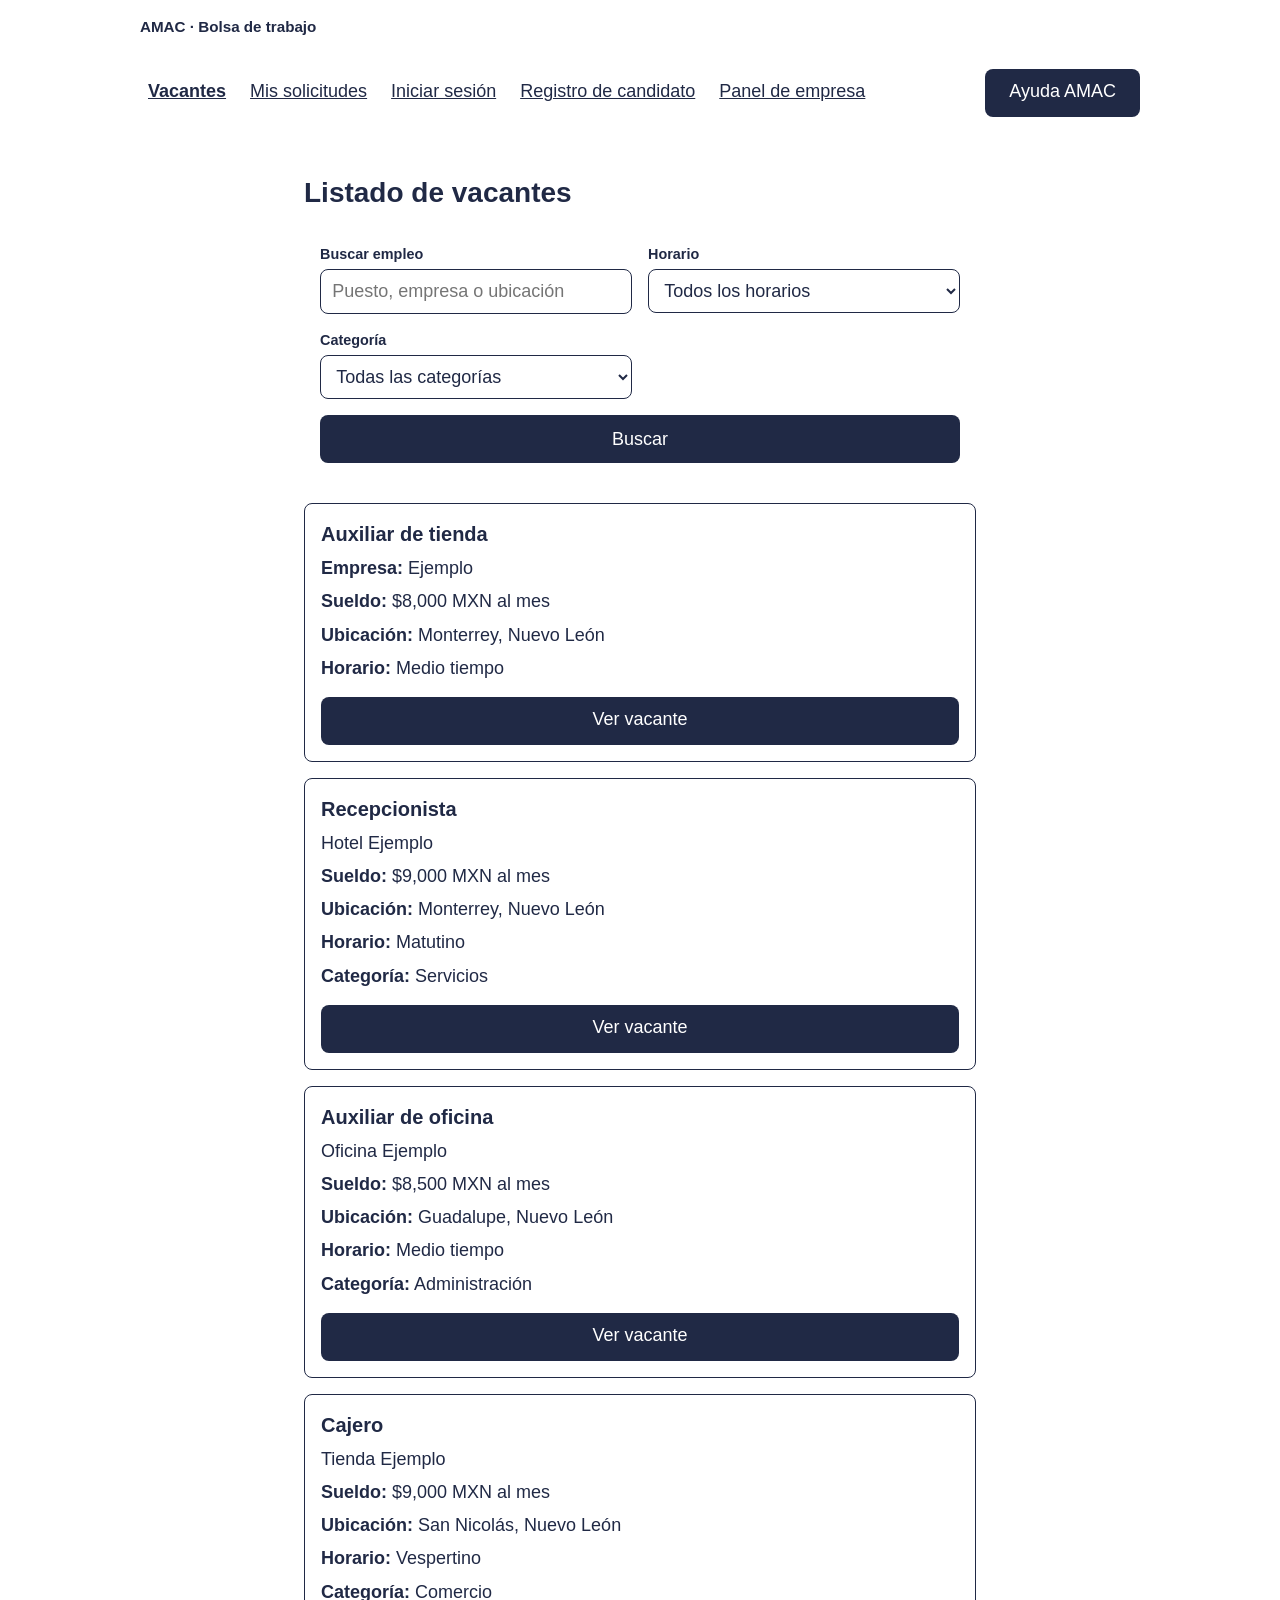
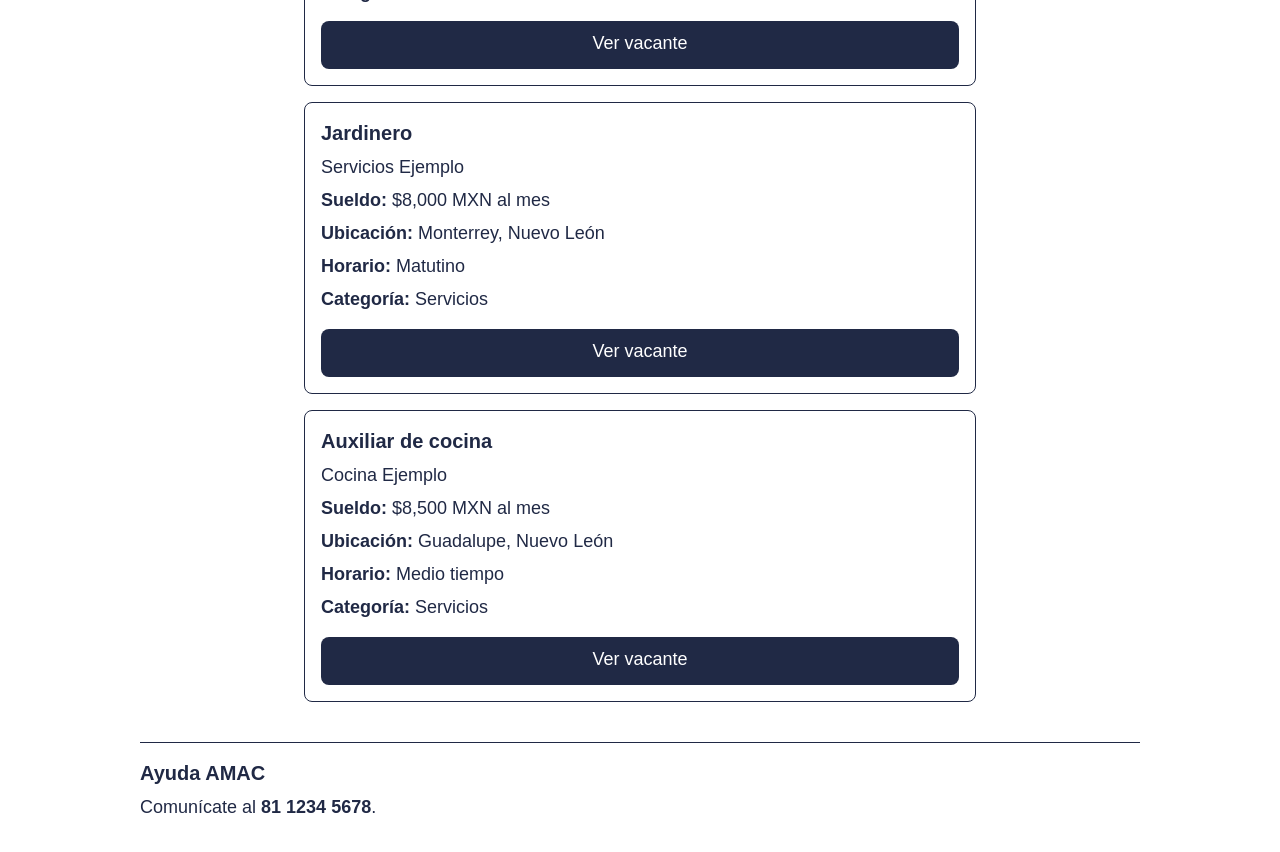
<file: index.html>
<!DOCTYPE html>
<html lang="es">
<head>
  <meta charset="UTF-8">
  <meta name="viewport" content="width=device-width, initial-scale=1.0">
  <title>Listado de vacantes | AMAC</title>
  <link rel="stylesheet" href="css/variables.css">
  <link rel="stylesheet" href="css/base.css">
  <link rel="stylesheet" href="css/layout.css">
  <link rel="stylesheet" href="css/componentes.css">
</head>
<body>
  <a class="saltar-contenido" href="#principal">Saltar al contenido</a>
  <header class="encabezado contenedor">
    <p class="nombre-sitio">AMAC · Bolsa de trabajo</p>
    <nav aria-label="Navegación principal">
      <a href="index.html" aria-current="page">Vacantes</a>
      <a href="mis-solicitudes.html">Mis solicitudes</a>
      <a href="login.html">Iniciar sesión</a>
      <a href="registro-candidato.html">Registro de candidato</a>
      <a href="empresa-vacantes.html">Panel de empresa</a>
    </nav>
    <a class="boton" href="#ayuda">Ayuda AMAC</a>
  </header>
  <main id="principal" class="contenedor" tabindex="-1">
    <section class="panel">
      <h1>Listado de vacantes</h1>
      <form class="filtros" role="search">
        <div>
          <label for="busqueda">Buscar empleo</label>
          <input id="busqueda" name="busqueda" type="search" placeholder="Puesto, empresa o ubicación">
        </div>
        <div>
          <label for="horario">Horario</label>
          <select id="horario" name="horario">
            <option>Todos los horarios</option>
            <option>Tiempo completo</option>
            <option>Medio tiempo</option>
          </select>
        </div>
        <div>
          <label for="categoria">Categoría</label>
          <select id="categoria" name="categoria">
            <option>Todas las categorías</option>
            <option>Atención a clientes</option>
            <option>Ventas</option>
          </select>
        </div>
        <button class="boton campo-completo" type="submit">Buscar</button>
      </form>
      <div class="vacantes">
        <article class="tarjeta">
          <h2>Auxiliar de tienda</h2>
          <p><strong>Empresa:</strong> Ejemplo</p>
          <p><strong>Sueldo:</strong> $8,000 MXN al mes</p>
          <p><strong>Ubicación:</strong> Monterrey, Nuevo León</p>
          <p><strong>Horario:</strong> Medio tiempo</p>
          <a class="boton" href="vacante.html#auxiliar-tienda">Ver vacante</a>
        </article>
        <article class="tarjeta">
          <h2>Recepcionista</h2>
          <p>Hotel Ejemplo</p>
          <p><strong>Sueldo:</strong> $9,000 MXN al mes</p>
          <p><strong>Ubicación:</strong> Monterrey, Nuevo León</p>
          <p><strong>Horario:</strong> Matutino</p>
          <p><strong>Categoría:</strong> Servicios</p>
          <a class="boton" href="vacante.html#recepcionista">Ver vacante</a>
        </article>
        <article class="tarjeta">
          <h2>Auxiliar de oficina</h2>
          <p>Oficina Ejemplo</p>
          <p><strong>Sueldo:</strong> $8,500 MXN al mes</p>
          <p><strong>Ubicación:</strong> Guadalupe, Nuevo León</p>
          <p><strong>Horario:</strong> Medio tiempo</p>
          <p><strong>Categoría:</strong> Administración</p>
          <a class="boton" href="vacante.html#auxiliar-oficina">Ver vacante</a>
        </article>
        <article class="tarjeta">
          <h2>Cajero</h2>
          <p>Tienda Ejemplo</p>
          <p><strong>Sueldo:</strong> $9,000 MXN al mes</p>
          <p><strong>Ubicación:</strong> San Nicolás, Nuevo León</p>
          <p><strong>Horario:</strong> Vespertino</p>
          <p><strong>Categoría:</strong> Comercio</p>
          <a class="boton" href="vacante.html#cajero">Ver vacante</a>
        </article>
        <article class="tarjeta">
          <h2>Jardinero</h2>
          <p>Servicios Ejemplo</p>
          <p><strong>Sueldo:</strong> $8,000 MXN al mes</p>
          <p><strong>Ubicación:</strong> Monterrey, Nuevo León</p>
          <p><strong>Horario:</strong> Matutino</p>
          <p><strong>Categoría:</strong> Servicios</p>
          <a class="boton" href="vacante.html#jardinero">Ver vacante</a>
        </article>
        <article class="tarjeta">
          <h2>Auxiliar de cocina</h2>
          <p>Cocina Ejemplo</p>
          <p><strong>Sueldo:</strong> $8,500 MXN al mes</p>
          <p><strong>Ubicación:</strong> Guadalupe, Nuevo León</p>
          <p><strong>Horario:</strong> Medio tiempo</p>
          <p><strong>Categoría:</strong> Servicios</p>
          <a class="boton" href="vacante.html#auxiliar-cocina">Ver vacante</a>
        </article>
      </div>
    </section>
  </main>
  <footer class="pie contenedor" id="ayuda"><h2>Ayuda AMAC</h2><p>Comunícate al <strong>81 1234 5678</strong>.</p></footer>
</body>
</html>
</file>
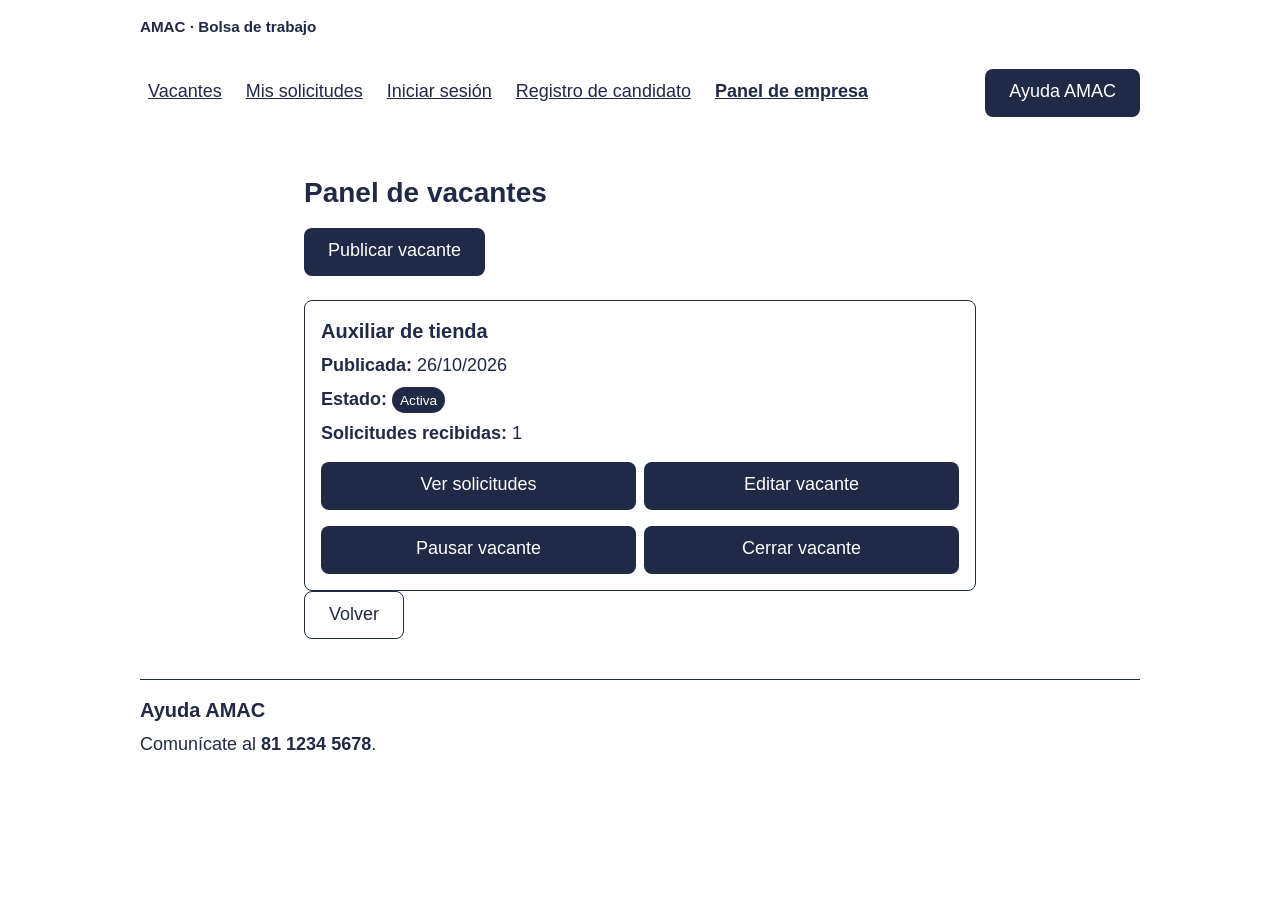
<file: empresa-vacantes.html>
<!DOCTYPE html>
<html lang="es">
<head>
  <meta charset="UTF-8"><meta name="viewport" content="width=device-width, initial-scale=1.0">
  <title>Panel de vacantes | AMAC</title>
  <link rel="stylesheet" href="css/variables.css"><link rel="stylesheet" href="css/base.css"><link rel="stylesheet" href="css/layout.css"><link rel="stylesheet" href="css/componentes.css">
</head>
<body>
  <a class="saltar-contenido" href="#principal">Saltar al contenido</a>
  <header class="encabezado contenedor"><p class="nombre-sitio">AMAC · Bolsa de trabajo</p><nav aria-label="Navegación principal"><a href="index.html">Vacantes</a><a href="mis-solicitudes.html">Mis solicitudes</a><a href="login.html">Iniciar sesión</a><a href="registro-candidato.html">Registro de candidato</a><a href="empresa-vacantes.html" aria-current="page">Panel de empresa</a></nav><a class="boton" href="#ayuda">Ayuda AMAC</a></header>
  <main id="principal" class="contenedor" tabindex="-1"><section class="panel"><h1>Panel de vacantes</h1><a class="boton" href="#publicar">Publicar vacante</a><div class="vacantes"><article class="tarjeta"><h2>Auxiliar de tienda</h2><p><strong>Publicada:</strong> 26/10/2026</p><p><strong>Estado:</strong> <span class="estado estado-aceptada">Activa</span></p><p><strong>Solicitudes recibidas:</strong> 1</p><div class="acciones"><a class="boton" href="solicitudes-recibidas.html">Ver solicitudes</a><a class="boton" href="#editar">Editar vacante</a><a class="boton" href="#pausar">Pausar vacante</a><a class="boton boton-peligro" href="#cerrar">Cerrar vacante</a></div></article></div><a class="boton boton-secundario" href="index.html">Volver</a></section></main>
  <footer class="pie contenedor" id="ayuda"><h2>Ayuda AMAC</h2><p>Comunícate al <strong>81 1234 5678</strong>.</p></footer>
</body>
</html>
</file>
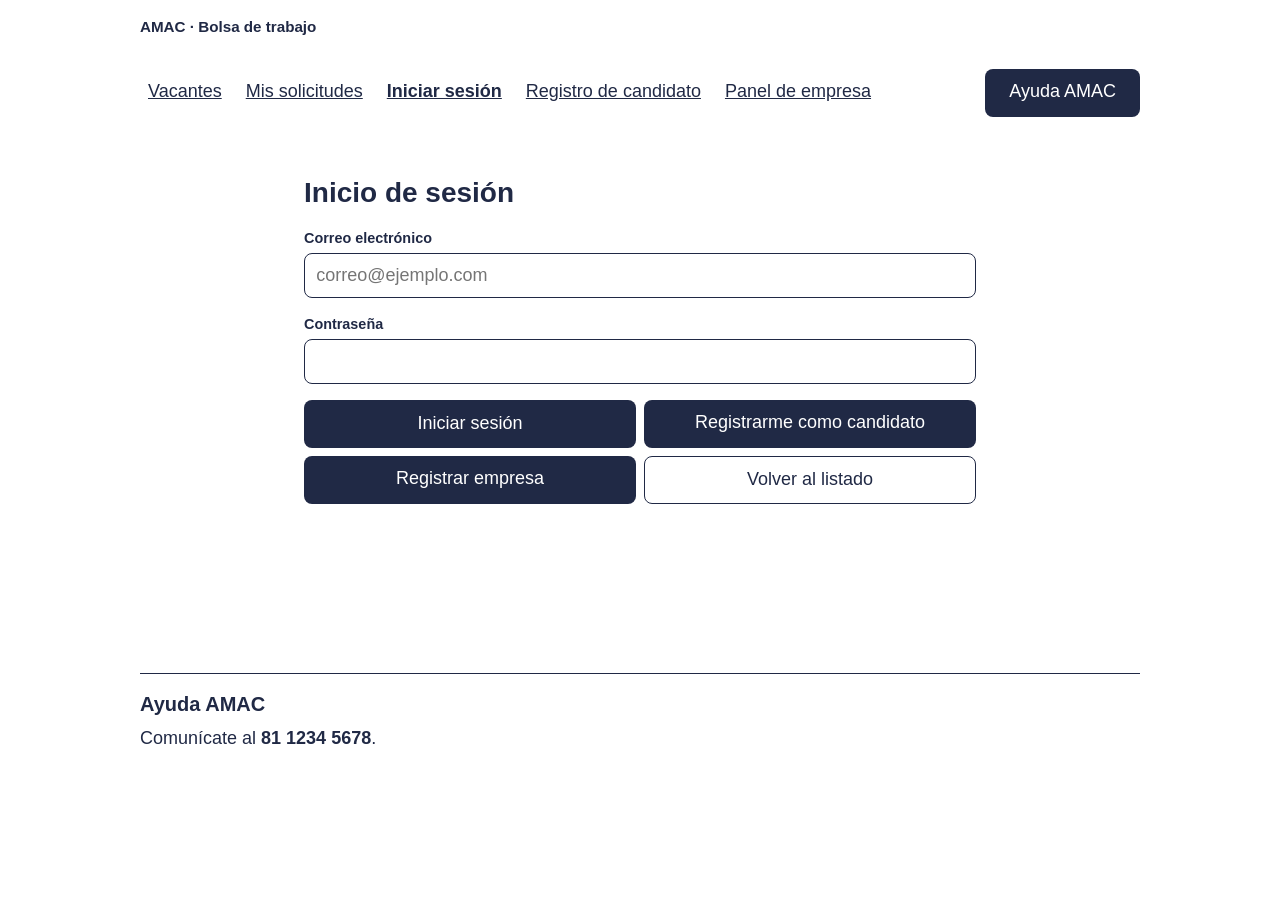
<file: login.html>
<!DOCTYPE html>
<html lang="es">
<head>
  <meta charset="UTF-8"><meta name="viewport" content="width=device-width, initial-scale=1.0">
  <title>Inicio de sesión | AMAC</title>
  <link rel="stylesheet" href="css/variables.css"><link rel="stylesheet" href="css/base.css"><link rel="stylesheet" href="css/layout.css"><link rel="stylesheet" href="css/componentes.css">
</head>
<body>
  <a class="saltar-contenido" href="#principal">Saltar al contenido</a>
  <header class="encabezado contenedor"><p class="nombre-sitio">AMAC · Bolsa de trabajo</p><nav aria-label="Navegación principal"><a href="index.html">Vacantes</a><a href="mis-solicitudes.html">Mis solicitudes</a><a href="login.html" aria-current="page">Iniciar sesión</a><a href="registro-candidato.html">Registro de candidato</a><a href="empresa-vacantes.html">Panel de empresa</a></nav><a class="boton" href="#ayuda">Ayuda AMAC</a></header>
  <main id="principal" class="contenedor" tabindex="-1">
    <section class="panel">
      <h1>Inicio de sesión</h1>
      <form class="formulario">
        <div><label for="correo">Correo electrónico</label><input id="correo" name="correo" type="email" placeholder="correo@ejemplo.com" autocomplete="email" required></div>
        <div><label for="contrasena">Contraseña</label><input id="contrasena" name="contrasena" type="password" autocomplete="current-password" required></div>
        <div class="acciones"><button class="boton" type="submit">Iniciar sesión</button><a class="boton" href="registro-candidato.html">Registrarme como candidato</a><a class="boton" href="registro-empresa.html">Registrar empresa</a><a class="boton boton-secundario" href="index.html">Volver al listado</a></div>
      </form>
    </section>
  </main>
  <footer class="pie contenedor" id="ayuda"><h2>Ayuda AMAC</h2><p>Comunícate al <strong>81 1234 5678</strong>.</p></footer>
</body>
</html>
</file>
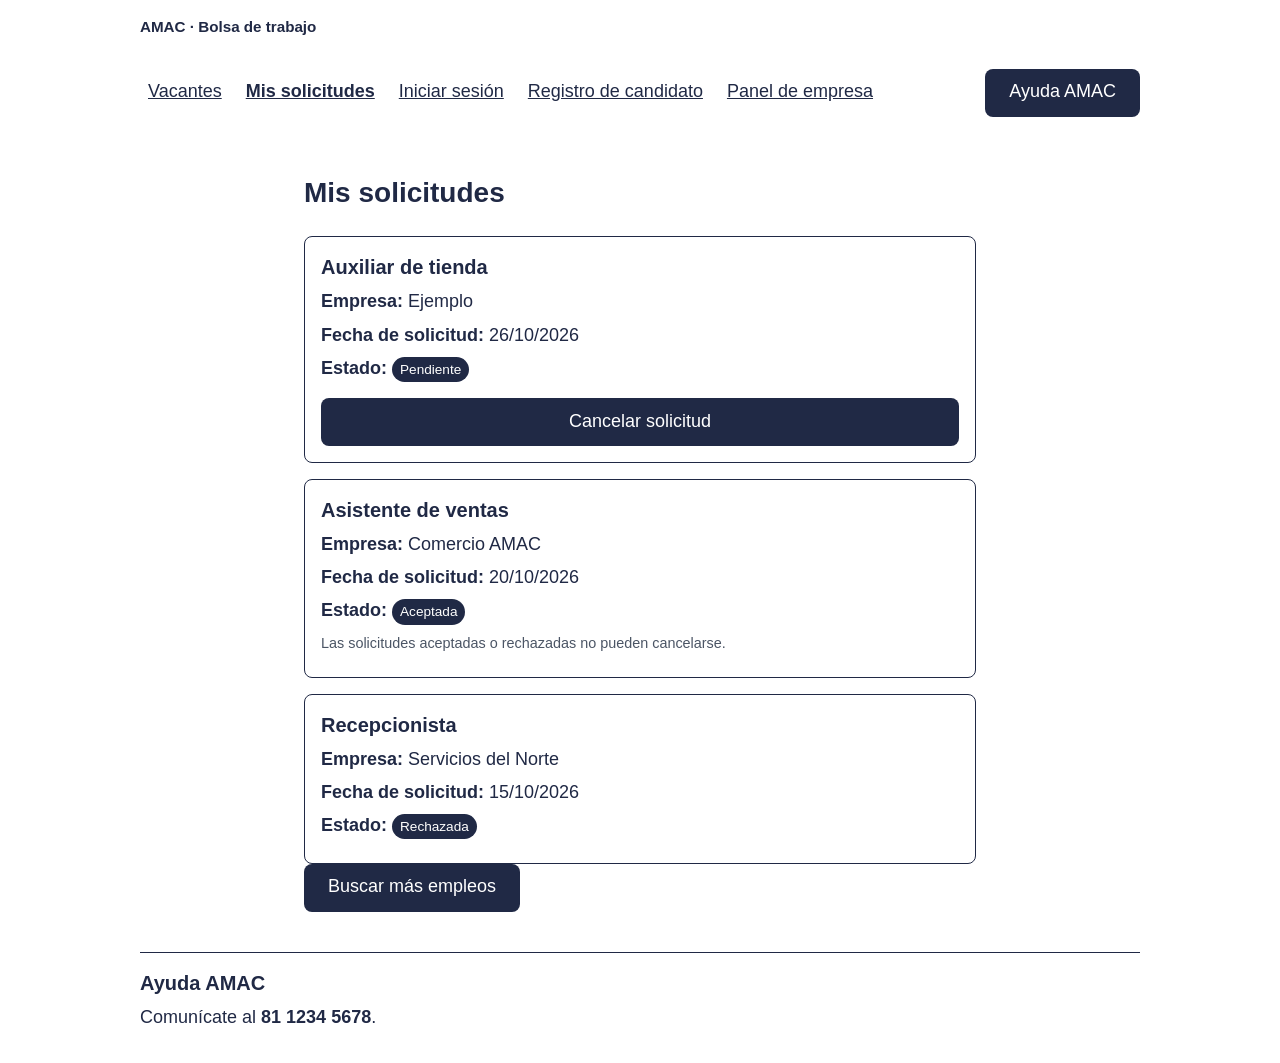
<file: mis-solicitudes.html>
<!DOCTYPE html>
<html lang="es">
<head>
  <meta charset="UTF-8"><meta name="viewport" content="width=device-width, initial-scale=1.0">
  <title>Mis solicitudes | AMAC</title>
  <link rel="stylesheet" href="css/variables.css"><link rel="stylesheet" href="css/base.css"><link rel="stylesheet" href="css/layout.css"><link rel="stylesheet" href="css/componentes.css">
</head>
<body>
  <a class="saltar-contenido" href="#principal">Saltar al contenido</a>
  <header class="encabezado contenedor"><p class="nombre-sitio">AMAC · Bolsa de trabajo</p><nav aria-label="Navegación principal"><a href="index.html">Vacantes</a><a href="mis-solicitudes.html" aria-current="page">Mis solicitudes</a><a href="login.html">Iniciar sesión</a><a href="registro-candidato.html">Registro de candidato</a><a href="empresa-vacantes.html">Panel de empresa</a></nav><a class="boton" href="#ayuda">Ayuda AMAC</a></header>
  <main id="principal" class="contenedor" tabindex="-1"><section class="panel"><h1>Mis solicitudes</h1><div class="solicitudes">
    <article class="tarjeta"><h2>Auxiliar de tienda</h2><p><strong>Empresa:</strong> Ejemplo</p><p><strong>Fecha de solicitud:</strong> 26/10/2026</p><p><strong>Estado:</strong> <span class="estado">Pendiente</span></p><button class="boton boton-peligro" type="button">Cancelar solicitud</button></article>
    <article class="tarjeta"><h2>Asistente de ventas</h2><p><strong>Empresa:</strong> Comercio AMAC</p><p><strong>Fecha de solicitud:</strong> 20/10/2026</p><p><strong>Estado:</strong> <span class="estado estado-aceptada">Aceptada</span></p><p class="texto-ayuda">Las solicitudes aceptadas o rechazadas no pueden cancelarse.</p></article>
    <article class="tarjeta"><h2>Recepcionista</h2><p><strong>Empresa:</strong> Servicios del Norte</p><p><strong>Fecha de solicitud:</strong> 15/10/2026</p><p><strong>Estado:</strong> <span class="estado estado-rechazada">Rechazada</span></p></article>
  </div><a class="boton" href="index.html">Buscar más empleos</a></section></main>
  <footer class="pie contenedor" id="ayuda"><h2>Ayuda AMAC</h2><p>Comunícate al <strong>81 1234 5678</strong>.</p></footer>
</body>
</html>
</file>
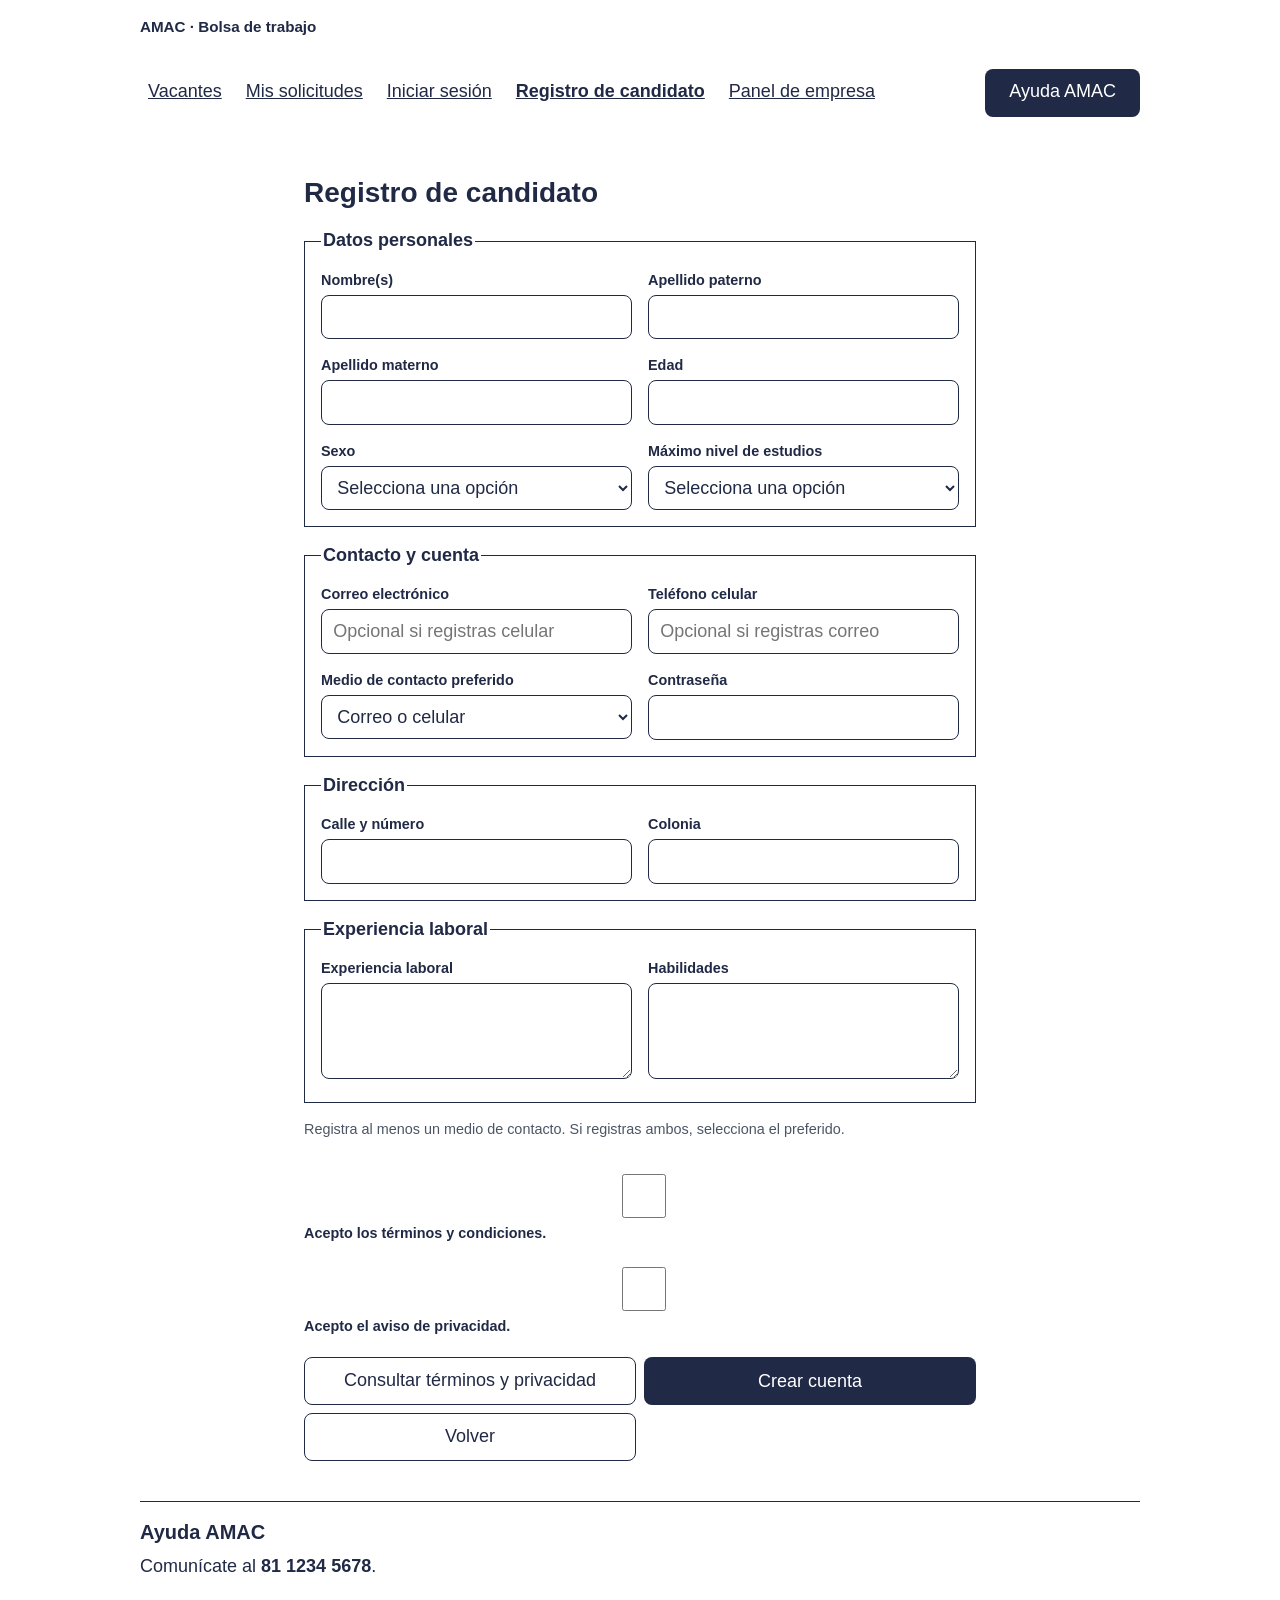
<file: registro-candidato.html>
<!DOCTYPE html>
<html lang="es">
<head>
  <meta charset="UTF-8"><meta name="viewport" content="width=device-width, initial-scale=1.0">
  <title>Registro de candidato | AMAC</title>
  <link rel="stylesheet" href="css/variables.css"><link rel="stylesheet" href="css/base.css"><link rel="stylesheet" href="css/layout.css"><link rel="stylesheet" href="css/componentes.css">
</head>
<body>
  <a class="saltar-contenido" href="#principal">Saltar al contenido</a>
  <header class="encabezado contenedor"><p class="nombre-sitio">AMAC · Bolsa de trabajo</p><nav aria-label="Navegación principal"><a href="index.html">Vacantes</a><a href="mis-solicitudes.html">Mis solicitudes</a><a href="login.html">Iniciar sesión</a><a href="registro-candidato.html" aria-current="page">Registro de candidato</a><a href="empresa-vacantes.html">Panel de empresa</a></nav><a class="boton" href="#ayuda">Ayuda AMAC</a></header>
  <main id="principal" class="contenedor" tabindex="-1"><section class="panel"><h1>Registro de candidato</h1>
    <form class="formulario">
      <fieldset>
        <legend>Datos personales</legend>
        <div class="grupo-campos"><div><label for="nombre">Nombre(s)</label><input id="nombre" name="nombre" required></div><div><label for="apellido-paterno">Apellido paterno</label><input id="apellido-paterno" name="apellido-paterno" required></div><div><label for="apellido-materno">Apellido materno</label><input id="apellido-materno" name="apellido-materno"></div><div><label for="edad">Edad</label><input id="edad" name="edad" type="number" min="16" max="99" required></div><div><label for="sexo">Sexo</label><select id="sexo" name="sexo" required><option value="">Selecciona una opción</option><option>Femenino</option><option>Masculino</option><option>Prefiero no decirlo</option></select></div><div><label for="estudios">Máximo nivel de estudios</label><select id="estudios" name="estudios" required><option value="">Selecciona una opción</option><option>Secundaria</option><option>Preparatoria</option><option>Universidad</option></select></div></div>
      </fieldset>
      <fieldset>
        <legend>Contacto y cuenta</legend>
        <div class="grupo-campos"><div><label for="correo">Correo electrónico</label><input id="correo" name="correo" type="email" placeholder="Opcional si registras celular"></div><div><label for="telefono">Teléfono celular</label><input id="telefono" name="telefono" type="tel" placeholder="Opcional si registras correo"></div><div><label for="contacto">Medio de contacto preferido</label><select id="contacto" name="contacto" required><option value="">Correo o celular</option><option>Correo electrónico</option><option>Teléfono celular</option></select></div><div><label for="contrasena">Contraseña</label><input id="contrasena" name="contrasena" type="password" minlength="8" required></div></div>
      </fieldset>
      <fieldset>
        <legend>Dirección</legend>
        <div class="grupo-campos"><div><label for="calle">Calle y número</label><input id="calle" name="calle" required></div><div><label for="colonia">Colonia</label><input id="colonia" name="colonia" required></div></div>
      </fieldset>
      <fieldset>
        <legend>Experiencia laboral</legend>
        <div class="grupo-campos"><div><label for="experiencia">Experiencia laboral</label><textarea id="experiencia" name="experiencia"></textarea></div><div><label for="habilidades">Habilidades</label><textarea id="habilidades" name="habilidades"></textarea></div></div>
      </fieldset>
      <p class="texto-ayuda">Registra al menos un medio de contacto. Si registras ambos, selecciona el preferido.</p>
      <label for="acepta-terminos"><input type="checkbox" id="acepta-terminos" required> Acepto los términos y condiciones.</label><label for="acepta-privacidad"><input type="checkbox" id="acepta-privacidad" required> Acepto el aviso de privacidad.</label>
      <div class="acciones"><a class="boton boton-secundario" href="#terminos">Consultar términos y privacidad</a><button class="boton" type="submit">Crear cuenta</button><a class="boton boton-secundario" href="index.html">Volver</a></div>
    </form>
  </section></main>
  <footer class="pie contenedor" id="ayuda"><h2>Ayuda AMAC</h2><p>Comunícate al <strong>81 1234 5678</strong>.</p></footer>
</body>
</html>
</file>
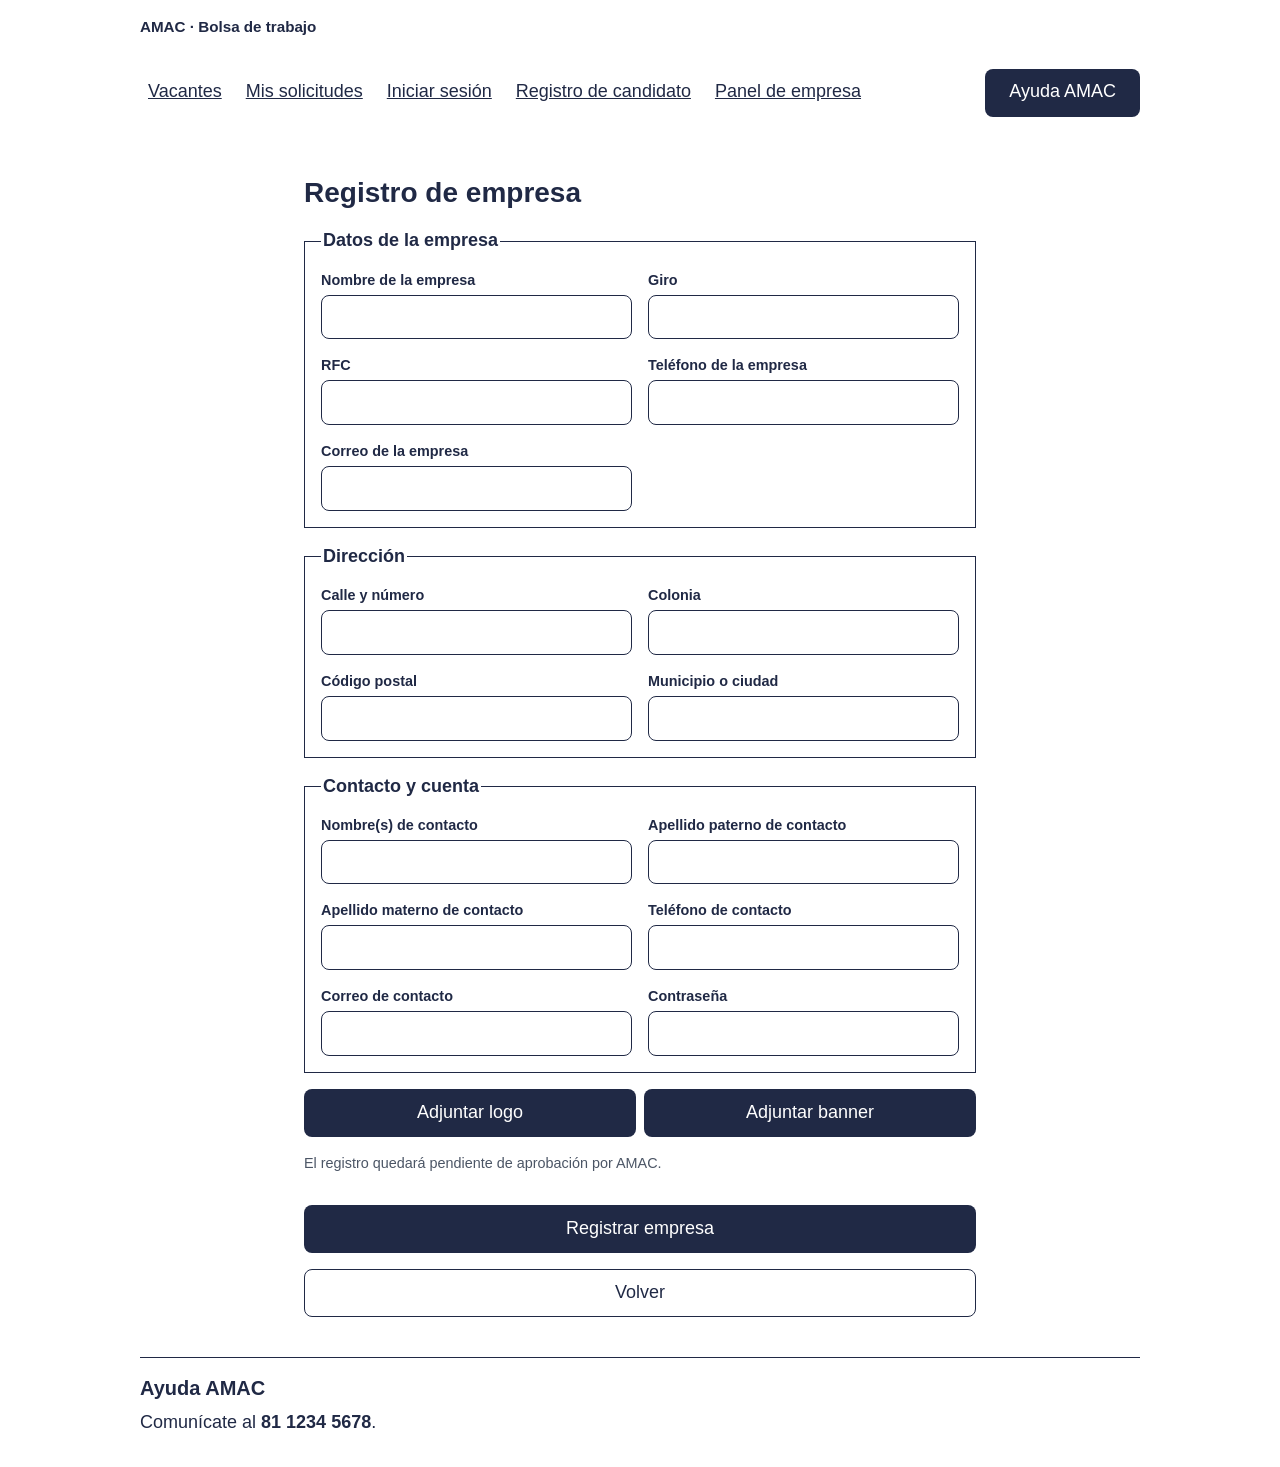
<file: registro-empresa.html>
<!DOCTYPE html>
<html lang="es">
<head>
  <meta charset="UTF-8"><meta name="viewport" content="width=device-width, initial-scale=1.0">
  <title>Registro de empresa | AMAC</title>
  <link rel="stylesheet" href="css/variables.css"><link rel="stylesheet" href="css/base.css"><link rel="stylesheet" href="css/layout.css"><link rel="stylesheet" href="css/componentes.css">
</head>
<body>
  <a class="saltar-contenido" href="#principal">Saltar al contenido</a>
  <header class="encabezado contenedor"><p class="nombre-sitio">AMAC · Bolsa de trabajo</p><nav aria-label="Navegación principal"><a href="index.html">Vacantes</a><a href="mis-solicitudes.html">Mis solicitudes</a><a href="login.html">Iniciar sesión</a><a href="registro-candidato.html">Registro de candidato</a><a href="empresa-vacantes.html">Panel de empresa</a></nav><a class="boton" href="#ayuda">Ayuda AMAC</a></header>
  <main id="principal" class="contenedor" tabindex="-1"><section class="panel"><h1>Registro de empresa</h1><form class="formulario">
      <fieldset>
        <legend>Datos de la empresa</legend>
        <div class="grupo-campos"><div><label for="empresa">Nombre de la empresa</label><input id="empresa" name="empresa" required></div><div><label for="giro">Giro</label><input id="giro" name="giro" required></div><div><label for="rfc">RFC</label><input id="rfc" name="rfc" required></div><div><label for="telefono">Teléfono de la empresa</label><input id="telefono" name="telefono" type="tel" required></div><div><label for="correo">Correo de la empresa</label><input id="correo" name="correo" type="email" required></div></div>
      </fieldset>
      <fieldset>
        <legend>Dirección</legend>
        <div class="grupo-campos"><div><label for="calle">Calle y número</label><input id="calle" name="calle" required></div><div><label for="colonia">Colonia</label><input id="colonia" name="colonia" required></div><div><label for="codigo-postal">Código postal</label><input id="codigo-postal" name="codigo-postal" inputmode="numeric" pattern="[0-9]{5}" required></div><div><label for="municipio">Municipio o ciudad</label><input id="municipio" name="municipio" required></div></div>
      </fieldset>
      <fieldset>
        <legend>Contacto y cuenta</legend>
        <div class="grupo-campos"><div><label for="nombre-contacto">Nombre(s) de contacto</label><input id="nombre-contacto" name="nombre-contacto" required></div><div><label for="apellido-paterno">Apellido paterno de contacto</label><input id="apellido-paterno" name="apellido-paterno" required></div><div><label for="apellido-materno">Apellido materno de contacto</label><input id="apellido-materno" name="apellido-materno"></div><div><label for="telefono-contacto">Teléfono de contacto</label><input id="telefono-contacto" name="telefono-contacto" type="tel" required></div><div><label for="correo-contacto">Correo de contacto</label><input id="correo-contacto" name="correo-contacto" type="email" required></div><div><label for="contrasena">Contraseña</label><input id="contrasena" name="contrasena" type="password" minlength="8" required></div></div>
      </fieldset>
      <div class="acciones"><button class="boton" type="button">Adjuntar logo</button><button class="boton" type="button">Adjuntar banner</button></div><p class="texto-ayuda">El registro quedará pendiente de aprobación por AMAC.</p><button class="boton" type="submit">Registrar empresa</button><a class="boton boton-secundario" href="login.html">Volver</a></form></section></main>
  <footer class="pie contenedor" id="ayuda"><h2>Ayuda AMAC</h2><p>Comunícate al <strong>81 1234 5678</strong>.</p></footer>
</body>
</html>
</file>
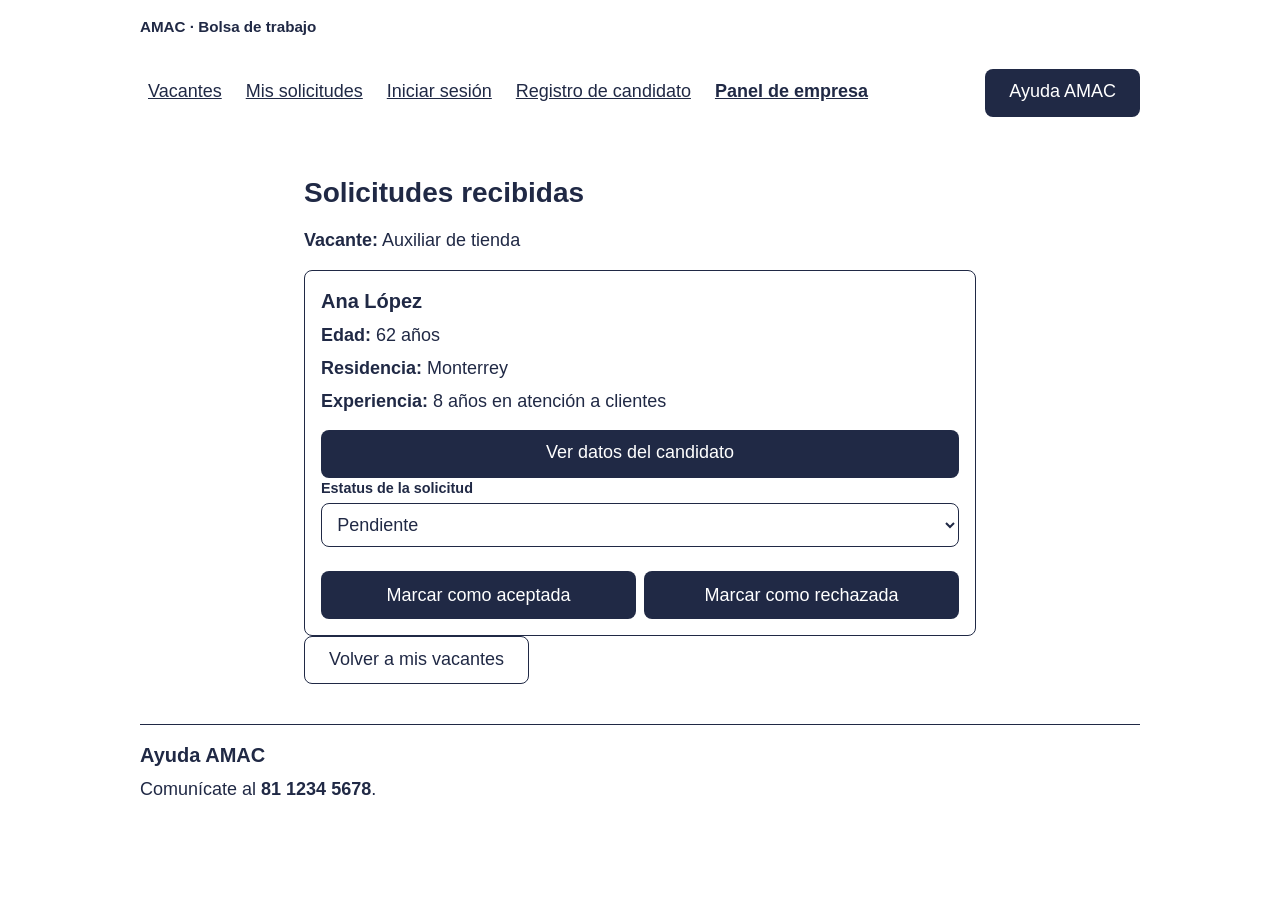
<file: solicitudes-recibidas.html>
<!DOCTYPE html>
<html lang="es">
<head>
  <meta charset="UTF-8"><meta name="viewport" content="width=device-width, initial-scale=1.0">
  <title>Solicitudes recibidas | AMAC</title>
  <link rel="stylesheet" href="css/variables.css"><link rel="stylesheet" href="css/base.css"><link rel="stylesheet" href="css/layout.css"><link rel="stylesheet" href="css/componentes.css">
</head>
<body>
  <a class="saltar-contenido" href="#principal">Saltar al contenido</a>
  <header class="encabezado contenedor"><p class="nombre-sitio">AMAC · Bolsa de trabajo</p><nav aria-label="Navegación principal"><a href="index.html">Vacantes</a><a href="mis-solicitudes.html">Mis solicitudes</a><a href="login.html">Iniciar sesión</a><a href="registro-candidato.html">Registro de candidato</a><a href="empresa-vacantes.html" aria-current="page">Panel de empresa</a></nav><a class="boton" href="#ayuda">Ayuda AMAC</a></header>
  <main id="principal" class="contenedor" tabindex="-1"><section class="panel"><h1>Solicitudes recibidas</h1><p><strong>Vacante:</strong> Auxiliar de tienda</p><article class="tarjeta"><h2>Ana López</h2><p><strong>Edad:</strong> 62 años</p><p><strong>Residencia:</strong> Monterrey</p><p><strong>Experiencia:</strong> 8 años en atención a clientes</p><a class="boton" href="#datos-candidato">Ver datos del candidato</a><form class="formulario"><div><label for="estado">Estatus de la solicitud</label><select id="estado" name="estado"><option>Pendiente</option><option>Aceptada</option><option>Rechazada</option></select></div><div class="acciones"><button class="boton" type="submit">Marcar como aceptada</button><button class="boton boton-peligro" type="button">Marcar como rechazada</button></div></form></article><a class="boton boton-secundario" href="empresa-vacantes.html">Volver a mis vacantes</a></section></main>
  <footer class="pie contenedor" id="ayuda"><h2>Ayuda AMAC</h2><p>Comunícate al <strong>81 1234 5678</strong>.</p></footer>
</body>
</html>
</file>
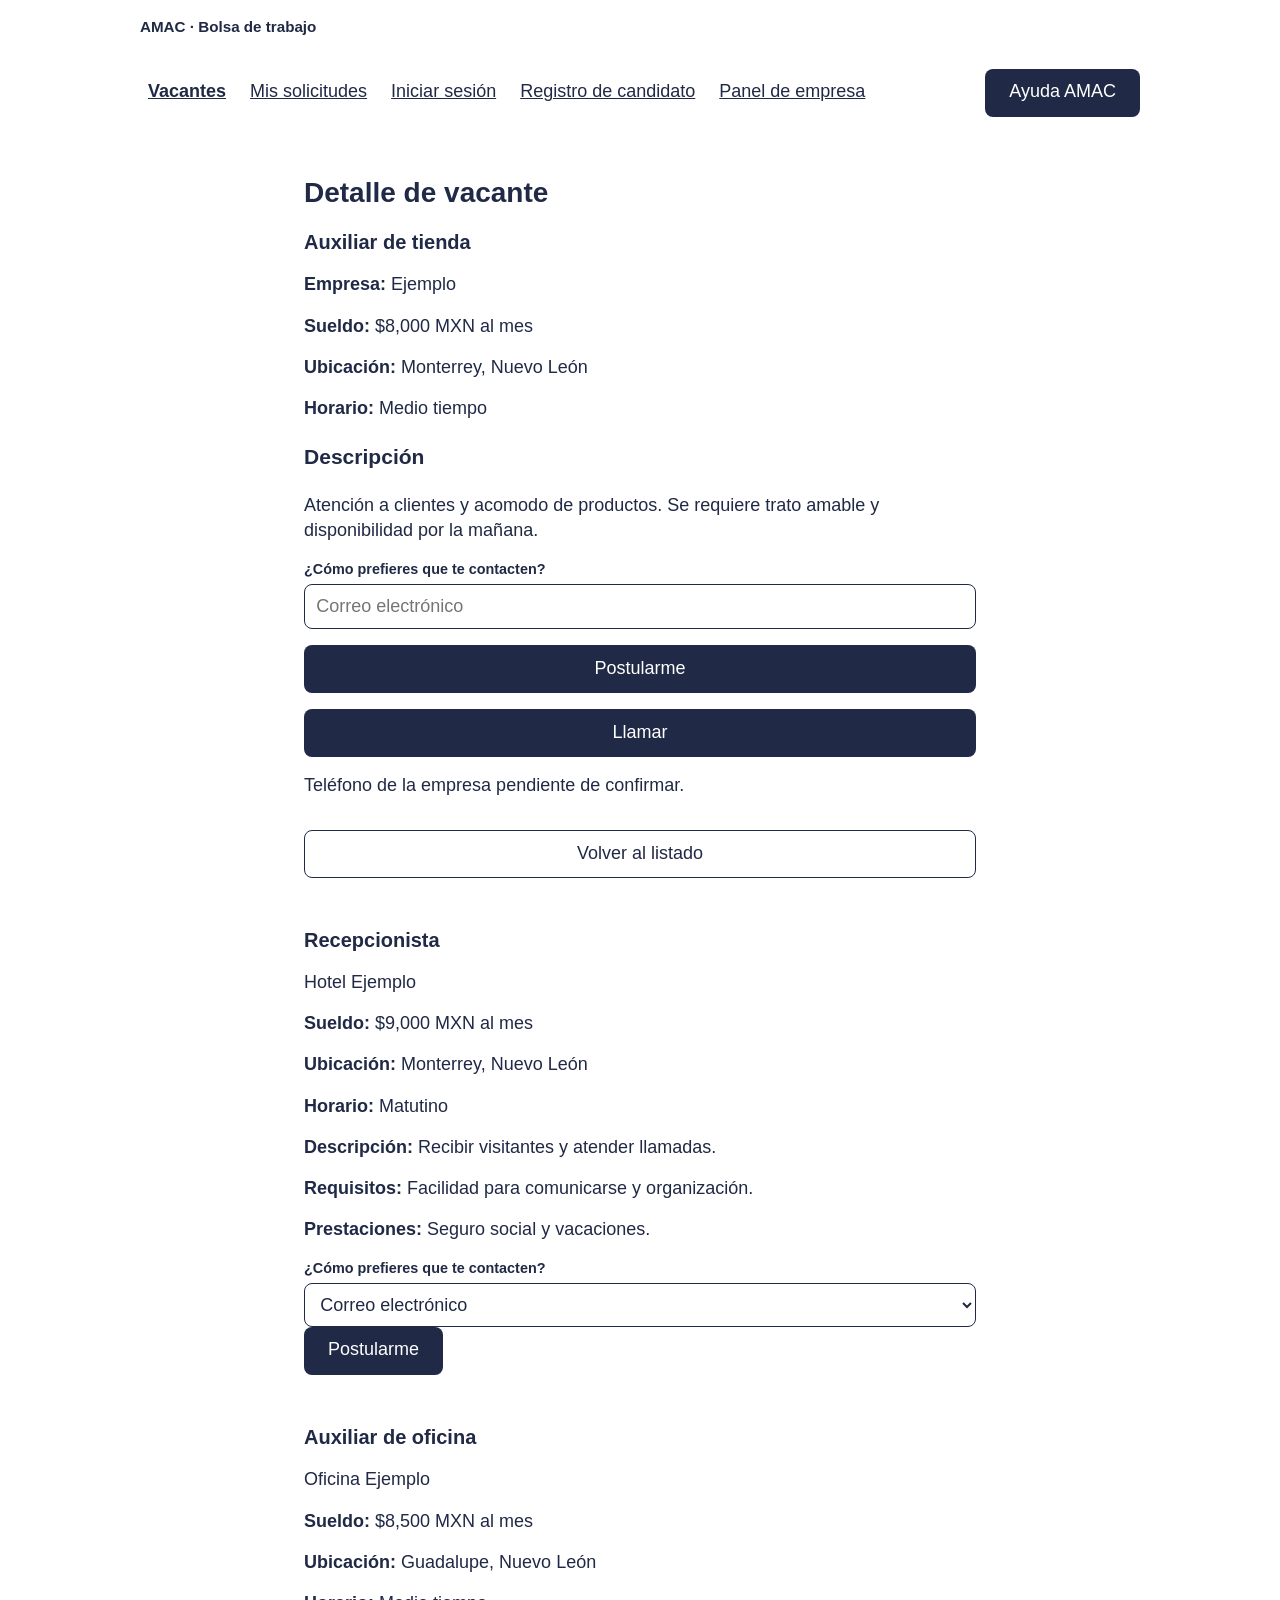
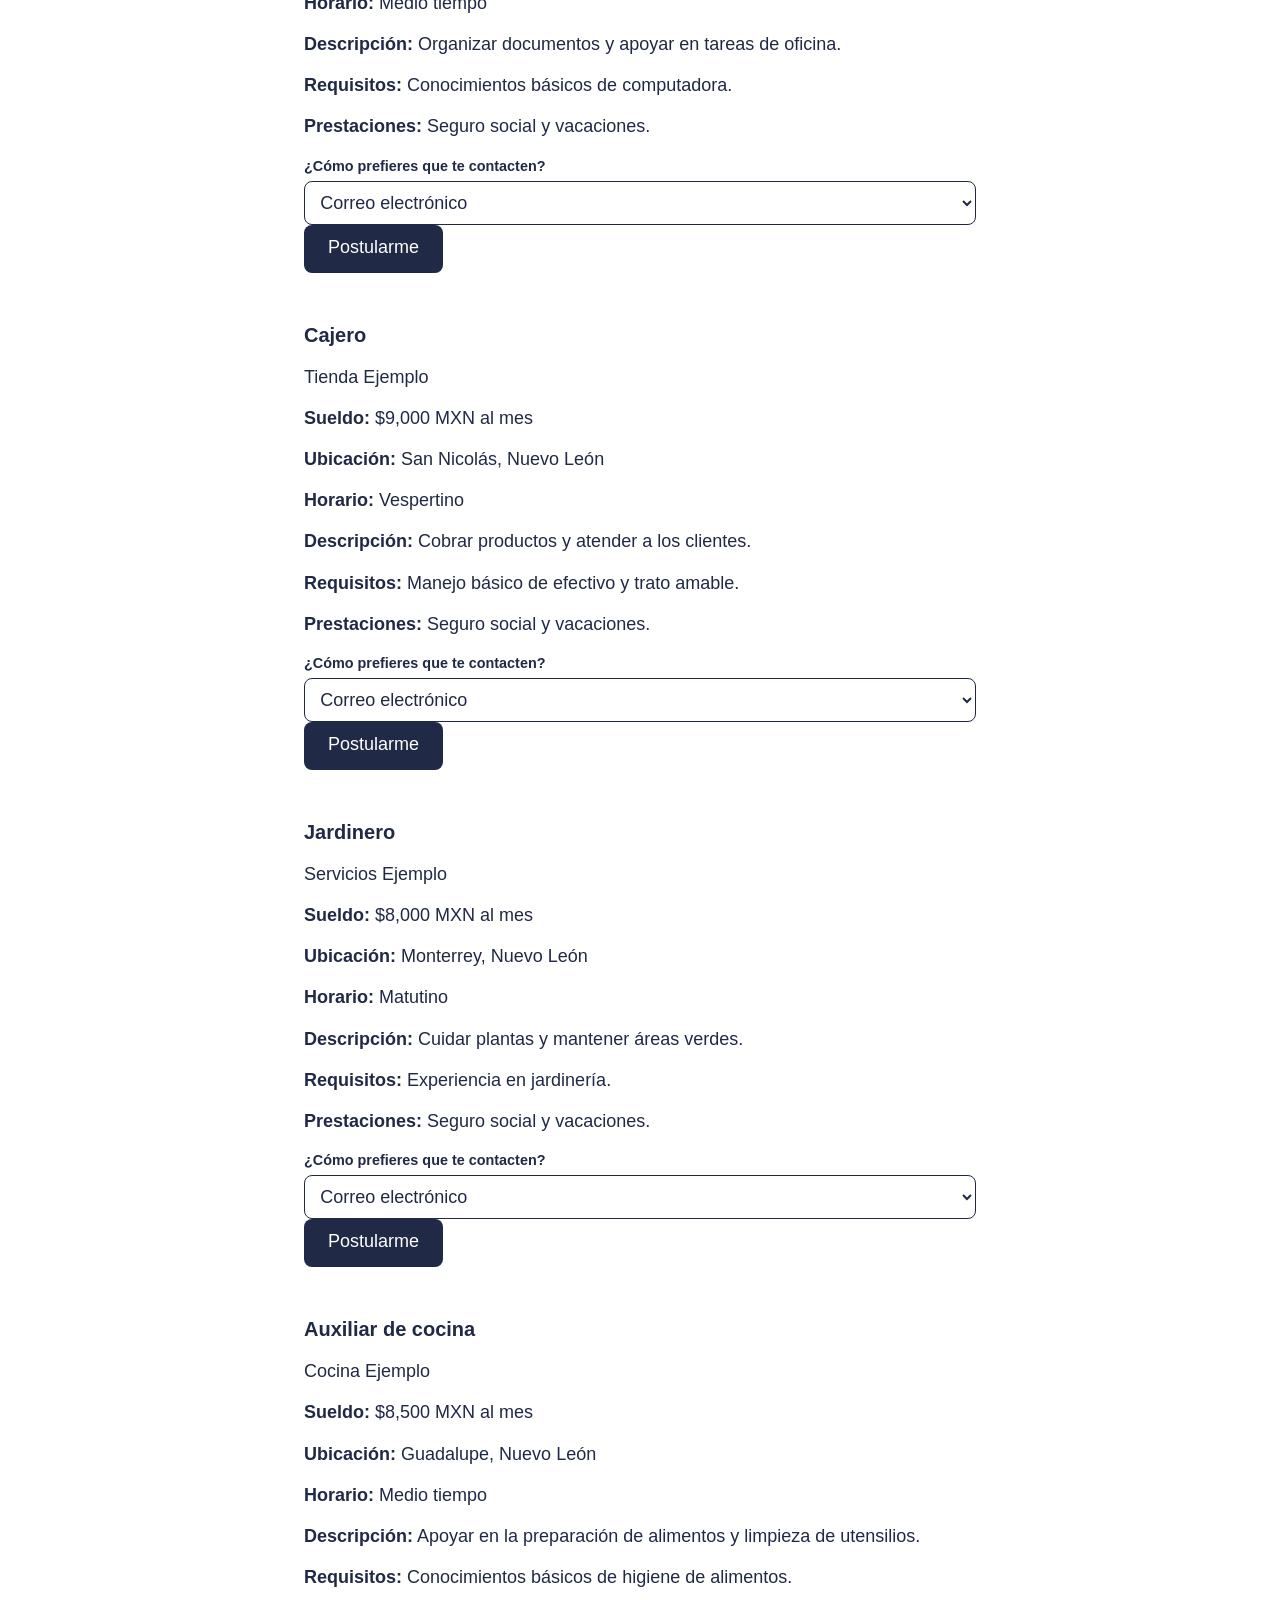
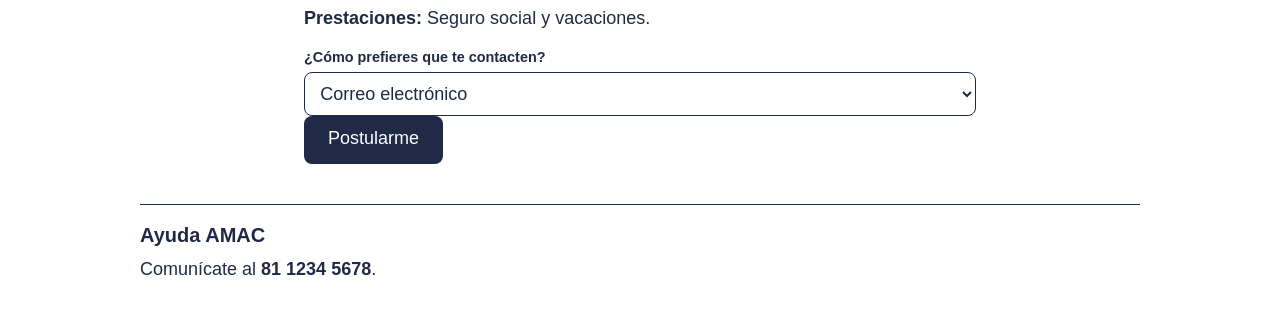
<file: vacante.html>
<!DOCTYPE html>
<html lang="es">
<head>
  <meta charset="UTF-8">
  <meta name="viewport" content="width=device-width, initial-scale=1.0">
  <title>Detalle de vacante | AMAC</title>
  <link rel="stylesheet" href="css/variables.css">
  <link rel="stylesheet" href="css/base.css">
  <link rel="stylesheet" href="css/layout.css">
  <link rel="stylesheet" href="css/componentes.css">
</head>
<body>
  <a class="saltar-contenido" href="#principal">Saltar al contenido</a>
  <header class="encabezado contenedor">
    <p class="nombre-sitio">AMAC · Bolsa de trabajo</p>
    <nav aria-label="Navegación principal">
      <a href="index.html" aria-current="page">Vacantes</a>
      <a href="mis-solicitudes.html">Mis solicitudes</a>
      <a href="login.html">Iniciar sesión</a>
      <a href="registro-candidato.html">Registro de candidato</a>
      <a href="empresa-vacantes.html">Panel de empresa</a>
    </nav>
    <a class="boton" href="#ayuda">Ayuda AMAC</a>
  </header>
  <main id="principal" class="contenedor" tabindex="-1">
    <article class="panel" id="auxiliar-tienda">
      <h1>Detalle de vacante</h1>
      <h2>Auxiliar de tienda</h2>
      <p><strong>Empresa:</strong> Ejemplo</p>
      <p><strong>Sueldo:</strong> $8,000 MXN al mes</p>
      <p><strong>Ubicación:</strong> Monterrey, Nuevo León</p>
      <p><strong>Horario:</strong> Medio tiempo</p>
      <h3>Descripción</h3>
      <p>Atención a clientes y acomodo de productos. Se requiere trato amable y disponibilidad por la mañana.</p>
      <form class="formulario">
        <div>
          <label for="correo">¿Cómo prefieres que te contacten?</label>
          <input id="correo" name="correo" type="email" placeholder="Correo electrónico" required>
        </div>
        <button class="boton" type="submit">Postularme</button>
        <button class="boton" type="button" aria-describedby="telefono-pendiente">Llamar</button>
        <p id="telefono-pendiente">Teléfono de la empresa pendiente de confirmar.</p>
        <a class="boton boton-secundario" href="index.html">Volver al listado</a>
      </form>
    </article>

    <article class="panel" id="recepcionista">
      <h2>Recepcionista</h2>
      <p>Hotel Ejemplo</p>
      <p><strong>Sueldo:</strong> $9,000 MXN al mes</p>
      <p><strong>Ubicación:</strong> Monterrey, Nuevo León</p>
      <p><strong>Horario:</strong> Matutino</p>
      <p><strong>Descripción:</strong> Recibir visitantes y atender llamadas.</p>
      <p><strong>Requisitos:</strong> Facilidad para comunicarse y organización.</p>
      <p><strong>Prestaciones:</strong> Seguro social y vacaciones.</p>
      <div class="campo-formulario">
        <label for="contacto-recepcionista">¿Cómo prefieres que te contacten?</label>
        <select id="contacto-recepcionista" name="contacto-recepcionista">
          <option value="correo">Correo electrónico</option>
          <option value="telefono">Teléfono celular</option>
        </select>
      </div>
      <a class="boton" href="mis-solicitudes.html">Postularme</a>
    </article>

    <article class="panel" id="auxiliar-oficina">
      <h2>Auxiliar de oficina</h2>
      <p>Oficina Ejemplo</p>
      <p><strong>Sueldo:</strong> $8,500 MXN al mes</p>
      <p><strong>Ubicación:</strong> Guadalupe, Nuevo León</p>
      <p><strong>Horario:</strong> Medio tiempo</p>
      <p><strong>Descripción:</strong> Organizar documentos y apoyar en tareas de oficina.</p>
      <p><strong>Requisitos:</strong> Conocimientos básicos de computadora.</p>
      <p><strong>Prestaciones:</strong> Seguro social y vacaciones.</p>
      <div class="campo-formulario">
        <label for="contacto-auxiliar-oficina">¿Cómo prefieres que te contacten?</label>
        <select id="contacto-auxiliar-oficina" name="contacto-auxiliar-oficina">
          <option value="correo">Correo electrónico</option>
          <option value="telefono">Teléfono celular</option>
        </select>
      </div>
      <a class="boton" href="mis-solicitudes.html">Postularme</a>
    </article>

    <article class="panel" id="cajero">
      <h2>Cajero</h2>
      <p>Tienda Ejemplo</p>
      <p><strong>Sueldo:</strong> $9,000 MXN al mes</p>
      <p><strong>Ubicación:</strong> San Nicolás, Nuevo León</p>
      <p><strong>Horario:</strong> Vespertino</p>
      <p><strong>Descripción:</strong> Cobrar productos y atender a los clientes.</p>
      <p><strong>Requisitos:</strong> Manejo básico de efectivo y trato amable.</p>
      <p><strong>Prestaciones:</strong> Seguro social y vacaciones.</p>
      <div class="campo-formulario">
        <label for="contacto-cajero">¿Cómo prefieres que te contacten?</label>
        <select id="contacto-cajero" name="contacto-cajero">
          <option value="correo">Correo electrónico</option>
          <option value="telefono">Teléfono celular</option>
        </select>
      </div>
      <a class="boton" href="mis-solicitudes.html">Postularme</a>
    </article>

    <article class="panel" id="jardinero">
      <h2>Jardinero</h2>
      <p>Servicios Ejemplo</p>
      <p><strong>Sueldo:</strong> $8,000 MXN al mes</p>
      <p><strong>Ubicación:</strong> Monterrey, Nuevo León</p>
      <p><strong>Horario:</strong> Matutino</p>
      <p><strong>Descripción:</strong> Cuidar plantas y mantener áreas verdes.</p>
      <p><strong>Requisitos:</strong> Experiencia en jardinería.</p>
      <p><strong>Prestaciones:</strong> Seguro social y vacaciones.</p>
      <div class="campo-formulario">
        <label for="contacto-jardinero">¿Cómo prefieres que te contacten?</label>
        <select id="contacto-jardinero" name="contacto-jardinero">
          <option value="correo">Correo electrónico</option>
          <option value="telefono">Teléfono celular</option>
        </select>
      </div>
      <a class="boton" href="mis-solicitudes.html">Postularme</a>
    </article>

    <article class="panel" id="auxiliar-cocina">
      <h2>Auxiliar de cocina</h2>
      <p>Cocina Ejemplo</p>
      <p><strong>Sueldo:</strong> $8,500 MXN al mes</p>
      <p><strong>Ubicación:</strong> Guadalupe, Nuevo León</p>
      <p><strong>Horario:</strong> Medio tiempo</p>
      <p><strong>Descripción:</strong> Apoyar en la preparación de alimentos y limpieza de utensilios.</p>
      <p><strong>Requisitos:</strong> Conocimientos básicos de higiene de alimentos.</p>
      <p><strong>Prestaciones:</strong> Seguro social y vacaciones.</p>
      <div class="campo-formulario">
        <label for="contacto-auxiliar-cocina">¿Cómo prefieres que te contacten?</label>
        <select id="contacto-auxiliar-cocina" name="contacto-auxiliar-cocina">
          <option value="correo">Correo electrónico</option>
          <option value="telefono">Teléfono celular</option>
        </select>
      </div>
      <a class="boton" href="mis-solicitudes.html">Postularme</a>
    </article>
  </main>
  <footer class="pie contenedor" id="ayuda"><h2>Ayuda AMAC</h2><p>Comunícate al <strong>81 1234 5678</strong>.</p></footer>
</body>
</html>
</file>
<file: css/variables.css>
:root {
  --color-primario: #202945;
  --color-texto: #202945;
  --color-fondo: #ffffff;
  --color-superficie: #ffffff;
  --color-borde: #202945;
  --color-enlace: #202945;
  --color-exito: #202945;
  --color-peligro: #202945;

  --fuente-base: "Work Sans", Arial, sans-serif;
  --texto-base: 1.125rem;
  --texto-h1: 1.75rem;
  --texto-h2: 1.25rem;

  --espacio-s: 0.5rem;
  --espacio-m: 1rem;
  --espacio-l: 1.5rem;
  --radio: 0.5rem;
}
</file>
<file: css/base.css>
* {
  box-sizing: border-box;
}

body {
  margin: 0;
  font-family: var(--fuente-base);
  font-size: var(--texto-base);
  line-height: 1.4;
  color: var(--color-texto);
  background-color: var(--color-fondo);
}

h1 {
  font-size: var(--texto-h1);
}

h2 {
  font-size: var(--texto-h2);
}

h1, h2, p {
  margin: 0 0 var(--espacio-m);
}

a {
  color: var(--color-enlace);
}

label {
  display: block;
  margin-bottom: 0.3rem;
  font-size: 0.9rem;
  font-weight: 600;
}

input, select, textarea {
  width: 100%;
  min-height: 44px;
  padding: 0.55rem 0.7rem;
  border: 1px solid var(--color-borde);
  border-radius: var(--radio);
  font: inherit;
  color: var(--color-texto);
  background: var(--color-superficie);
}

textarea {
  min-height: 6rem;
  resize: vertical;
}

input:invalid:not(:placeholder-shown) {
  border-color: var(--color-peligro);
}

:focus-visible {
  outline: 3px solid var(--color-primario);
  outline-offset: 3px;
}

.saltar-contenido {
  position: absolute;
  left: -9999px;
}

.saltar-contenido:focus {
  left: var(--espacio-m);
  top: var(--espacio-m);
  padding: var(--espacio-m);
  background-color: var(--color-fondo);
}

.texto-ayuda {
  color: #4b5565;
  font-size: 0.9rem;
}
</file>
<file: css/layout.css>
.contenedor {
  width: 90%;
  max-width: 1000px;
  margin: 0 auto;
}

.encabezado, main, .pie {
  padding: var(--espacio-m) 0;
}

.nombre-sitio {
  font-size: 0.95rem;
  font-weight: bold;
}

.encabezado nav {
  display: flex;
  flex-direction: column;
  gap: var(--espacio-s);
}

.encabezado nav a {
  display: inline-block;
  min-height: 44px;
  padding: var(--espacio-s);
}

.encabezado .boton {
  width: 100%;
  margin-top: var(--espacio-m);
}

.encabezado nav a[aria-current="page"] {
  font-weight: 700;
}

main {
  min-height: 60vh;
}

.pie {
  border-top: 1px solid var(--color-borde);
}

.pie h2 {
  margin-bottom: var(--espacio-s);
}

@media (min-width: 768px) {
  .encabezado {
    display: grid;
    grid-template-columns: 1fr auto;
    align-items: center;
    gap: var(--espacio-m);
  }

  .encabezado .nombre-sitio {
    grid-column: 1 / -1;
  }

  .encabezado nav {
    flex-direction: row;
    flex-wrap: wrap;
  }

  .encabezado .boton {
    width: auto;
    margin-top: 0;
  }
}

.lista-vacantes {
  display: grid;
  grid-template-columns: 1fr;
  gap: var(--espacio-m);
}

.lista-vacantes .tarjeta {
  margin: 0;
}

@media (min-width: 768px) {
  .lista-vacantes {
    grid-template-columns: repeat(2, minmax(0, 1fr));
  }
}

@media (min-width: 1024px) {
  .lista-vacantes {
    grid-template-columns: repeat(3, minmax(0, 1fr));
  }
}
</file>
<file: css/componentes.css>
.boton {
  display: inline-block;
  min-width: 48px;
  min-height: 48px;
  padding: 0.625rem var(--espacio-l);
  border: 0;
  border-radius: var(--radio);
  font-family: var(--fuente-base);
  font-size: var(--texto-base);
  font-weight: 500;
  line-height: 1.4;
  text-align: center;
  text-decoration: none;
  color: var(--color-fondo);
  background-color: var(--color-primario);
  cursor: pointer;
}

.boton:hover {
  text-decoration: underline;
}

.boton-secundario {
  color: var(--color-primario);
  background: transparent;
  border: 1px solid var(--color-primario);
}

.boton-peligro {
  background-color: var(--color-peligro);
}

.panel {
  max-width: 720px;
  margin: 0 auto;
  padding: var(--espacio-l);
  background: var(--color-superficie);
}

.formulario {
  display: grid;
  gap: var(--espacio-m);
}

.grupo-campos {
  display: grid;
  gap: var(--espacio-m);
}

.acciones {
  display: grid;
  gap: var(--espacio-s);
}

.vacantes, .solicitudes {
  display: grid;
  gap: var(--espacio-m);
  margin-top: var(--espacio-l);
}

.tarjeta {
  padding: var(--espacio-m);
  border: 1px solid var(--color-borde);
  border-radius: var(--radio);
  background: var(--color-superficie);
}

.tarjeta h2, .tarjeta h3 {
  margin-bottom: var(--espacio-s);
}

.tarjeta p {
  margin-bottom: var(--espacio-s);
}

.tarjeta .boton {
  width: 100%;
  margin-top: var(--espacio-s);
}

.estado {
  display: inline-block;
  padding: 0.2rem 0.5rem;
  border-radius: 999px;
  color: var(--color-superficie);
  background: var(--color-primario);
  font-size: 0.85rem;
}

.estado-aceptada {
  background: var(--color-exito);
}

.estado-rechazada {
  background: var(--color-peligro);
}

.filtros {
  display: grid;
  gap: var(--espacio-m);
  padding: var(--espacio-m);
  background: var(--color-superficie);
}

@media (min-width: 640px) {
  .grupo-campos, .filtros {
    grid-template-columns: repeat(2, 1fr);
  }

  .campo-completo {
    grid-column: 1 / -1;
  }

  .acciones {
    grid-template-columns: repeat(2, 1fr);
  }
}

fieldset {
  min-width: 0;
  margin: 0;
  padding: var(--espacio-m);
  border: 1px solid var(--color-borde);
}

legend {
  font-weight: bold;
}
</file>
